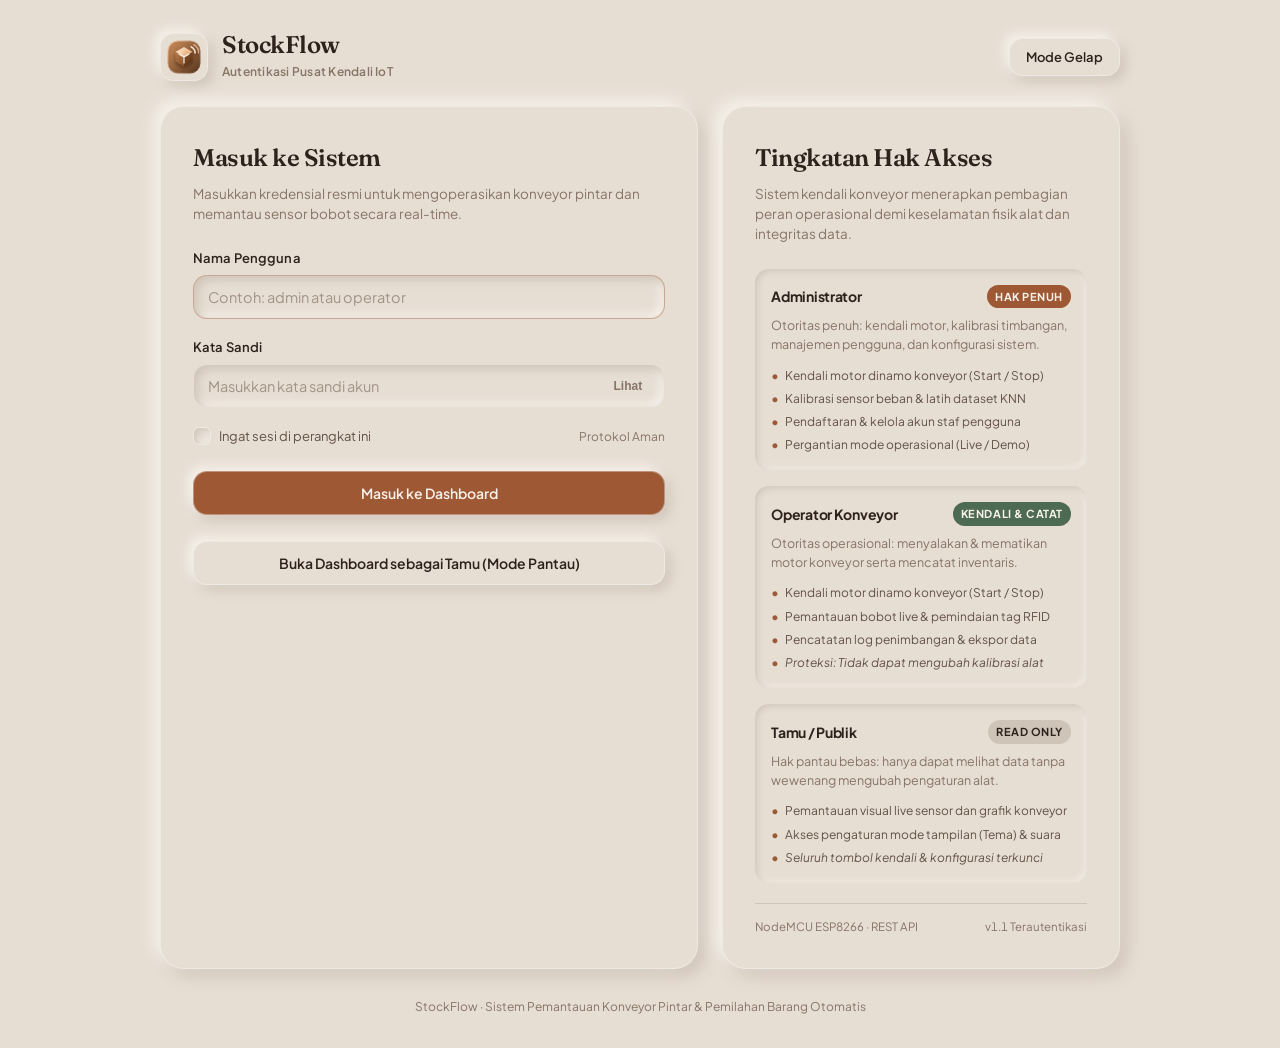
<file: index.html>
<!doctype html>
<html lang="id">
<head>
  <meta charset="utf-8">
  <meta name="viewport" content="width=device-width,initial-scale=1">
  <meta name="theme-color" content="#E6DDD3">
  <title>StockFlow · IoT Smart Conveyor &amp; Monitoring</title>
  <link rel="icon" type="image/svg+xml" href="favicon.svg">
  <link rel="alternate icon" href="favicon.svg">
  <link rel="apple-touch-icon" href="favicon.svg">
  <link rel="preconnect" href="https://fonts.googleapis.com">
  <link rel="preconnect" href="https://fonts.gstatic.com" crossorigin>
  <link href="https://fonts.googleapis.com/css2?family=Fraunces:ital,opsz,wght@0,9..144,600;0,9..144,700;1,9..144,600;1,9..144,700&family=Plus+Jakarta+Sans:wght@400;500;600;700&display=swap" rel="stylesheet">
  <link rel="stylesheet" href="style.css?v=1.4">
</head>
<body>
  <div class="bento-container">
    <!-- Header Navigasi & Kontrol Sistem -->
    <header class="bento-header">
      <div class="brand-wrap">
        <div class="brand-icon-box" id="heroArt" title="Klik untuk memindai status sensor">
          <img src="favicon.svg" alt="StockFlow Logo" class="brand-logo-img">
        </div>
        <div class="brand-meta">
          <h1>StockFlow</h1>
          <small id="topbarSubtitle">Pusat Kendali Konveyor &amp; Pemantauan IoT</small>
        </div>
      </div>

      <div class="header-controls">
        <div class="mode-toggle-well" role="group" aria-label="Pilih mode sumber data">
          <button type="button" class="mode-btn active" id="topLiveBtn" data-mode="live">Live Firebase</button>
          <button type="button" class="mode-btn" id="topDemoBtn" data-mode="demo">Mode Simulasi</button>
        </div>
        
        <!-- Status Koneksi (Inset Well) -->
        <div class="conn-pill" id="connPill">
          <i class="status-dot" id="topDot"></i>
          <span id="connectionLabel" class="tabular">MEMUAT</span>
        </div>

        <button type="button" class="btn-util" id="soundBtn" title="Pengaturan efek suara" aria-pressed="true">
          Suara: ON
        </button>
        <button type="button" class="btn-util" id="themeBtn" title="Ganti mode tampilan" aria-pressed="false">
          Mode Gelap
        </button>
        <button type="button" class="btn-util" id="settingsBtn" title="Pengaturan &amp; Kalibrasi Timbangan Digital">
          Pengaturan &amp; Timbangan
        </button>
        <button type="button" class="btn-util" id="refreshBtn" title="Perbarui data (Tombol R)">
          Perbarui
        </button>
        <button type="button" class="btn-util" id="openUserModalBtn" title="Kelola akun pengguna (Khusus Admin)">
          Kelola Pengguna
        </button>

        <!-- Sesi Pengguna & Tombol Keluar (Neumorphic Chip) -->
        <div class="user-session-chip" id="userSessionChip" title="Sesi Terautentikasi">
          <span class="user-role-badge badge-admin" id="userRoleBadge">Admin</span>
          <span class="user-name" id="userNameLabel">Administrator</span>
          <button type="button" class="btn-logout" id="logoutBtn" onclick="if(window.StockFlowAuth)window.StockFlowAuth.logout(true);" title="Keluar dari sesi dashboard">Keluar</button>
        </div>
      </div>

      <!-- Elemen fallback tersembunyi agar kompatibilitas skrip tetap terjaga -->
      <div style="display:none" aria-hidden="true">
        <button type="button" id="sideLiveBtn" data-mode="live"></button>
        <button type="button" id="sideDemoBtn" data-mode="demo"></button>
        <i id="sideDot"></i>
        <span id="sideConnection"></span>
        <span id="sideSub"></span>
        <div id="heroCta"></div>
        <div id="heroSubtitle"></div>
        <button type="button" id="heroQuickScanBtn"></button>
        <button type="button" id="heroAutoBtn"></button>
      </div>
    </header>

    <!-- Banner Notifikasi Koneksi Firebase (Jika Offline / Data Kosong) -->
    <div class="connect-banner" id="connectBanner" hidden>
      <div>
        <strong id="bannerTitle">Firebase belum mengirim data atau tidak terjangkau</strong>
        <p id="bannerDesc">Anda dapat beralih ke Mode Simulasi untuk menguji seluruh alur kerja konveyor secara mandiri.</p>
      </div>
      <button type="button" class="btn-cta btn-cta-primary" id="bannerSimBtn">Jalankan Mode Simulasi</button>
    </div>

    <!-- Asymmetric Bento Grid Utama (12 Kolom, Jarak 24px) -->
    <main class="bento-grid">

      <!-- Bento 1: Kendali Motor Konveyor & Bobot Live (Span 7) -->
      <section class="bento-card span-7" id="conveyorControl">
        <div class="card-head">
          <h2>Kendali Konveyor &amp; Bobot Live</h2>
          <p id="motorStatusText">Pengendalian dinamo dan pemantauan sensor bobot real-time dari ESP8266.</p>
        </div>

        <div class="motor-control-group">
          <div class="motor-status-row">
            <div style="display:flex; gap:8px; align-items:center; flex-wrap:wrap;">
              <div class="indicator-badge-inset" id="motorBadge">MEMUAT STATUS...</div>
              <span class="indicator-badge-inset" id="scaleModeBadge" style="display:none; color:var(--accent-primary); font-size:11px;">MODE TIMBANGAN AKTIF</span>
            </div>
            <div class="action-buttons-wrap">
              <button type="button" class="btn-cta btn-cta-danger" id="motorStopBtn" title="Hentikan dinamo konveyor seketika">
                Hentikan Motor
              </button>
              <button type="button" class="btn-cta btn-cta-success" id="motorStartBtn" title="Jalankan dinamo konveyor">
                Jalankan Motor
              </button>
              <button type="button" class="btn-cta btn-cta-primary" id="logWeightQuickBtn" title="Catat beban timbangan saat ini ke database">
                Catat Log Bobot
              </button>
            </div>
          </div>

          <div class="live-weight-well">
            <div>
              <div class="well-label">Bobot Timbangan Aktif</div>
              <div class="live-weight-display tabular" id="liveWeight">-</div>
            </div>
            <div class="well-meta" id="liveWeightDetail">
              Menunggu data timbangan dari sensor Load Cell HX711.
            </div>
          </div>
        </div>
      </section>

      <!-- Bento 2: Telemetri Kondisi Perangkat (Span 5) -->
      <section class="bento-card span-5" id="device">
        <div class="card-head" style="display:flex; justify-content:space-between; align-items:flex-start;">
          <div>
            <h2>Kondisi Perangkat</h2>
            <p id="lastSeen">Status telemetri sensor dan mikrokontroler.</p>
          </div>
          <span class="indicator-badge-inset" id="deviceBadge" style="font-size:11px;">MEMUAT...</span>
        </div>

        <div class="telemetry-list">
          <div class="telemetry-item">
            <div>
              <div class="item-name">ESP8266 NodeMCU</div>
              <small class="item-sub" id="espState">Menunggu heartbeat</small>
            </div>
            <span class="item-status ok" id="espIcon">Aktif</span>
          </div>
          <div class="telemetry-item">
            <div>
              <div class="item-name">RFID RC522</div>
              <small class="item-sub" id="rfidDetail">Sensor identifikasi paket</small>
            </div>
            <span class="item-status" id="rfidState">Tidak diketahui</span>
          </div>
          <div class="telemetry-item">
            <div>
              <div class="item-name">Load Cell HX711</div>
              <small class="item-sub" id="scaleDetail">Sensor penimbangan presisi</small>
            </div>
            <span class="item-status" id="scaleState">Tidak diketahui</span>
          </div>
          <div class="telemetry-item">
            <div>
              <div class="item-name">Servo SG90 Diverter</div>
              <small class="item-sub" id="servoDetail">Pintu pemilah jalur paket</small>
            </div>
            <span class="item-status" id="servoState">Tidak diketahui</span>
          </div>
          <div class="telemetry-item">
            <div>
              <div class="item-name">Motor Dinamo Konveyor</div>
              <small class="item-sub" id="espMotorDetail">Penggerak mekanik konveyor</small>
            </div>
            <span class="item-status" id="espMotorState">Tidak diketahui</span>
          </div>
          <div class="telemetry-item">
            <div>
              <div class="item-name">Sinyal Wi-Fi / RSSI</div>
              <small class="item-sub" id="wifiDetail">Konektivitas nirkabel lokal</small>
            </div>
            <div style="display:flex; align-items:center; gap:8px;">
              <div class="wifi-bars" id="wifiBars">
                <i></i><i></i><i></i><i></i>
              </div>
              <span class="item-status" id="wifiState">Tidak diketahui</span>
            </div>
          </div>
        </div>

        <!-- Simulator Fault Injection (Hanya tampil di Mode Simulasi) -->
        <div class="sim-fault-bar" id="simFaultBar" hidden style="margin-top:16px; padding-top:14px; border-top:1px solid var(--surface-shadow);">
          <small style="display:block; margin-bottom:8px; font-weight:600; color:var(--ink-muted);">Uji Diagnostik Simulator:</small>
          <div style="display:flex; gap:8px; flex-wrap:wrap;">
            <button type="button" class="btn-util" id="toggleRfidFaultBtn" style="padding:6px 10px; font-size:11px;">Error RFID</button>
            <button type="button" class="btn-util" id="toggleScaleFaultBtn" style="padding:6px 10px; font-size:11px;">Error HX711</button>
            <button type="button" class="btn-util" id="toggleWeakWifiBtn" style="padding:6px 10px; font-size:11px;">Sinyal Lemah</button>
          </div>
        </div>
      </section>

      <!-- Bento 3: Metrik Statistik Pemilahan (Span 8) -->
      <section class="bento-card span-8">
        <div class="card-head">
          <h2>Statistik Transaksi</h2>
          <p>Akumulasi volume paket dan evaluasi bobot berdasarkan standar toleransi.</p>
        </div>

        <div class="metrics-row">
          <div class="metric-tile stat-card" data-filter="all" title="Klik untuk memfilter semua transaksi" style="cursor:pointer;">
            <div class="metric-label">Total Paket</div>
            <div class="metric-value tabular" id="totalCount">0</div>
            <div class="metric-sub">Seluruh transaksi tercatat</div>
          </div>
          <div class="metric-tile stat-card" data-filter="valid" title="Klik untuk memfilter paket valid" style="cursor:pointer;">
            <div class="metric-label">Paket Valid</div>
            <div class="metric-value tabular" id="validCount" style="color:var(--accent-status);">0</div>
            <div class="metric-sub"><span id="validPercent">0%</span> dari total volume</div>
          </div>
          <div class="metric-tile stat-card" data-filter="reject" title="Klik untuk memfilter anomali / reject" style="cursor:pointer;">
            <div class="metric-label">Anomali / Reject</div>
            <div class="metric-value tabular" id="rejectCount" style="color:var(--accent-alert);">0</div>
            <div class="metric-sub"><span id="rejectPercent">0%</span> di luar batas</div>
          </div>
          <div class="metric-tile stat-card" id="avgCard">
            <div class="metric-label">Bobot Rata-rata</div>
            <div class="metric-value tabular" id="averageWeight">-</div>
            <div class="metric-sub" id="weightRangeText">Rata-rata terukur</div>
          </div>
        </div>
      </section>

      <!-- Bento 4: Rasio Kelolosan (Span 4) -->
      <section class="bento-card span-4">
        <div class="card-head">
          <h2>Rasio Kelolosan</h2>
          <p>Persentase verifikasi paket lolos sortir.</p>
        </div>

        <div class="ratio-wrap">
          <div class="donut-dial-outer" id="donut" title="Klik untuk mengganti filter transaksi" style="cursor:pointer;">
            <div class="donut-dial-inner">
              <strong id="donutTotal" class="tabular">0</strong>
              <small id="donutSub">PAKET</small>
            </div>
          </div>

          <div class="ratio-legend">
            <div class="legend-point legend-item" data-filter="valid" style="cursor:pointer;">
              <i class="point-valid"></i>
              <span>Valid: <b id="legendValid" class="tabular">0</b></span>
            </div>
            <div class="legend-point legend-item" data-filter="reject" style="cursor:pointer;">
              <i class="point-reject"></i>
              <span>Reject: <b id="legendReject" class="tabular">0</b></span>
            </div>
          </div>

          <div style="width:100%;">
            <div style="display:flex; justify-content:space-between; font-size:12px; margin-bottom:6px; font-weight:600;">
              <span>Tingkat Validasi</span>
              <span id="passRateText" class="tabular">0%</span>
            </div>
            <div class="acc-track-inset">
              <div class="acc-fill-flat" id="passRateBar"></div>
            </div>
          </div>
        </div>
      </section>

      <!-- Bento 5: Grafik Telemetri Bobot Terbaru (Span 12) -->
      <section class="bento-card span-12">
        <div class="card-head" style="display:flex; justify-content:space-between; align-items:flex-start; flex-wrap:wrap; gap:12px;">
          <div>
            <h2>Grafik Bobot Paket Terbaru</h2>
            <p>Distribusi bobot dari 14 paket terakhir. Arahkan kursor ke titik untuk memeriksa detail transaksi.</p>
          </div>
          <div style="display:flex; gap:16px; font-size:12px; font-weight:600;">
            <span style="display:inline-flex; align-items:center; gap:6px;">
              <i style="width:8px; height:8px; border-radius:50%; background:var(--accent-status); display:inline-block;"></i> Paket Valid
            </span>
            <span style="display:inline-flex; align-items:center; gap:6px;">
              <i style="width:8px; height:8px; border-radius:50%; background:var(--accent-alert); display:inline-block;"></i> Anomali / Reject
            </span>
          </div>
        </div>

        <div class="chart-well" id="chartWrap">
          <svg id="weightChart" viewBox="0 0 640 170" preserveAspectRatio="none" aria-label="Grafik telemetri bobot"></svg>
          <div class="chart-tooltip" id="chartTooltip" hidden></div>
        </div>
      </section>

      <!-- Bento 6: Tabel Log Riwayat Transaksi (Span 12) -->
      <section class="bento-card span-12" id="logs">
        <div class="card-head" style="display:flex; justify-content:space-between; align-items:flex-start; flex-wrap:wrap; gap:14px;">
          <div>
            <h2>Log Riwayat Transaksi</h2>
            <p>Rekam jejak identifikasi RFID, bobot timbangan, dan status pemilahan paket.</p>
          </div>
          <div style="display:flex; gap:10px; align-items:center; flex-wrap:wrap;">
            <span class="indicator-badge-inset tabular" id="logCount" style="font-size:11px;">0 RECORD</span>
            <button type="button" class="btn-cta btn-cta-primary" id="logWeightTableBtn" style="padding:8px 16px; font-size:13px;">
              + Catat Log Bobot
            </button>
            <button type="button" class="btn-util" id="exportCsvBtn" style="padding:8px 16px; font-size:13px;">
              Ekspor CSV
            </button>
          </div>
        </div>

        <div class="table-toolbar">
          <div class="search-well">
            <input type="text" id="searchInput" placeholder="Cari berdasarkan UID RFID atau nama produk..." aria-label="Cari transaksi">
          </div>
          <div class="filter-well" id="filterPills">
            <button type="button" class="f-pill active" data-val="all">Semua</button>
            <button type="button" class="f-pill" data-val="valid">Valid</button>
            <button type="button" class="f-pill" data-val="reject">Reject</button>
            <button type="button" class="f-pill" data-val="beban">Beban Saja</button>
          </div>
          <select id="statusFilter" aria-label="Filter status transaksi" style="display:none;">
            <option value="all">Semua</option>
            <option value="valid">Valid</option>
            <option value="reject">Reject</option>
            <option value="beban">Beban Saja</option>
          </select>
        </div>

        <div class="table-scroll">
          <table>
            <thead>
              <tr>
                <th>Identitas / UID RFID</th>
                <th class="sortable" data-sort="weight">Bobot Aktual <span id="sortWeight">↕</span></th>
                <th class="sortable" data-sort="status">Hasil Klasifikasi <span id="sortStatus">↕</span></th>
                <th class="sortable active-sort" data-sort="time">Waktu Transaksi <span id="sortTime">↓</span></th>
              </tr>
            </thead>
            <tbody id="logBody">
              <tr><td colspan="4" style="text-align:center; padding:32px; color:var(--ink-muted);">Belum ada data transaksi tercatat.</td></tr>
            </tbody>
          </table>
        </div>

        <div class="table-foot">
          <span id="showingText" class="tabular">Menampilkan 0 transaksi</span>
          <span>Klik baris tabel untuk melihat inspeksi detail paket</span>
        </div>
      </section>

      <!-- Bento 7: Lab Simulator (Span 12 - Tampil di Mode Simulasi) -->
      <section class="bento-card span-12" id="simulator" hidden>
        <div class="card-head" style="display:flex; justify-content:space-between; align-items:flex-start; flex-wrap:wrap; gap:14px;">
          <div>
            <h2>Simulator Laboratorium IoT</h2>
            <p>Pengujian alur konveyor virtual, pemindaian RFID RC522, dan sensor bobot HX711.</p>
          </div>
          <div style="display:flex; gap:10px; align-items:center;">
            <span class="indicator-badge-inset" id="simModeBadge">MODE SIMULASI</span>
            <button type="button" class="btn-util" id="resetDemoBtn" style="padding:6px 12px; font-size:12px;">Reset Data</button>
          </div>
        </div>

        <!-- Area Konveyor Fisik Virtual (Inset Stage) -->
        <div class="conveyor-stage-inset" id="conveyorStage">
          <div class="stage-card-flat station-rfid" id="stationRfid">
            <span class="station-label">1. Pemindai RFID RC522</span>
            <div style="display:flex; align-items:center; gap:10px; margin-top:4px;">
              <i class="status-dot" id="rfidLed"></i>
              <span id="rfidReadout" style="font-weight:700; font-size:13px;">SIAP PINDAI</span>
            </div>
          </div>

          <div class="stage-card-flat station-scale" id="stationScale">
            <span class="station-label">2. Timbangan HX711</span>
            <div class="lcd-screen-inset tabular" id="lcdScreen">000.0 g</div>
          </div>

          <div class="stage-card-flat station-gate" id="stationGate">
            <span class="station-label">3. Diverter Servo SG90</span>
            <div style="display:flex; justify-content:space-between; align-items:center; margin-top:6px;">
              <div class="gate-arm" id="gateArm"></div>
              <span id="gateResult" style="font-size:12px; font-weight:700; color:var(--ink-muted);">STANDBY</span>
            </div>
          </div>

          <!-- Jalur Konveyor & Paket Fisik -->
          <div class="belt-track-inset belt-track">
            <div class="sim-package" id="simPackage">
              <span class="pkg-uid" id="pkgVisualUid">E280115A</span>
              <small class="pkg-prod" id="pkgVisualProd">Kopi Arabika Gayo</small>
            </div>
          </div>
          <div class="burst-layer" id="burstLayer"></div>
        </div>

        <!-- Kontrol Masukan Simulator -->
        <div>
          <div style="margin-bottom:12px; font-size:12px; font-weight:700; color:var(--ink-muted); text-transform:uppercase;">
            Pilih Sampel Paket Pengujian:
          </div>
          <div class="preset-chips-wrap" id="presetChips">
            <button type="button" class="chip-btn active" data-prod="Kopi Arabika Gayo" data-std="250" data-weight="249.2">Kopi Arabika Gayo · 250g</button>
            <button type="button" class="chip-btn" data-prod="Biji Robusta Temanggung" data-std="280" data-weight="281.5">Biji Robusta Temanggung · 280g</button>
            <button type="button" class="chip-btn" data-prod="Teh Hitam Walini" data-std="150" data-weight="149.4">Teh Hitam Walini · 150g</button>
            <button type="button" class="chip-btn" data-prod="Kopi Liberika Riau" data-std="500" data-weight="502.0">Kopi Liberika Riau · 500g</button>
            <button type="button" class="chip-btn" data-prod="Kopi Arabika Gayo" data-std="250" data-weight="195.0">Anomali Kurang · 195g</button>
            <button type="button" class="chip-btn" data-prod="Teh Hitam Walini" data-std="150" data-weight="215.8">Anomali Lebih · 215g</button>
          </div>

          <div style="display:grid; grid-template-columns: 240px 1fr auto; gap:20px; align-items:center;">
            <div>
              <label style="display:block; font-size:12px; font-weight:600; color:var(--ink-muted); margin-bottom:6px;">UID Tag RFID</label>
              <div style="display:flex; gap:8px;">
                <input type="text" id="simUidInput" value="E280115A" maxlength="16" style="width:100%; padding:10px 14px; border:0; background:var(--surface); box-shadow:var(--nm-inset-sm); border-radius:var(--radius-elem); font-family:inherit; font-size:13px; font-weight:600; color:var(--ink-heading); outline:none;">
                <button type="button" class="btn-util" id="randomUidBtn" title="Acak nomor UID" style="padding:10px 12px;">Acak</button>
              </div>
            </div>

            <div class="slider-inset-wrap">
              <div style="display:flex; justify-content:space-between; font-size:12px; margin-bottom:6px;">
                <span style="font-weight:600; color:var(--ink-muted);">Bobot Aktual: <b id="simWeightLabel" class="tabular" style="color:var(--ink-heading);">249.2 g</b></span>
                <span id="simDiffHint" style="font-size:11px; color:var(--accent-status);">(Standar 250g · Toleransi ±15g)</span>
              </div>
              <input type="range" id="simWeightSlider" min="40" max="600" step="0.5" value="249.2">
            </div>

            <div style="display:flex; gap:10px;">
              <button type="button" class="btn-cta btn-cta-primary" id="runSimBtn">Proses Pemilahan</button>
              <button type="button" class="btn-util" id="autoSimBtn">Auto Stream</button>
            </div>
          </div>
        </div>
      </section>

    </main>

    <!-- Footer Bersih & Faktual -->
    <footer style="margin-top:40px; padding-top:20px; border-top:1px solid var(--surface-shadow); display:flex; justify-content:space-between; align-items:center; font-size:12px; color:var(--ink-muted); flex-wrap:wrap; gap:10px;">
      <div>StockFlow · Sistem Pemantauan Konveyor Pintar NodeMCU ESP8266 &amp; Firebase RTDB</div>
      <div>Protokol HTTP REST &amp; Sinkronisasi Dua Arah</div>
    </footer>
  </div>

  <!-- Modal Detail Inspeksi Paket (Neumorphic Card) -->
  <div class="modal-overlay" id="detailModal" hidden aria-hidden="true">
    <div class="modal-bento-card" role="dialog" aria-modal="true" aria-labelledby="modalTitle">
      <div style="display:flex; justify-content:space-between; align-items:center; margin-bottom:20px;">
        <h3 id="modalTitle" style="margin:0;">Detail Paket</h3>
        <button type="button" class="btn-util" id="closeModalBtn" aria-label="Tutup modal" style="padding:6px 12px; font-size:14px;">✕</button>
      </div>
      <div id="modalBody"></div>
    </div>
  </div>

  <!-- Modal Peringatan Anomali / Emergency QC Stop -->
  <div class="modal-overlay" id="anomalyModal" hidden aria-hidden="true">
    <div class="modal-bento-card" style="max-width: 520px; border: 2px solid var(--accent-alert); box-shadow: 0 12px 36px rgba(168, 67, 56, 0.25);" role="dialog" aria-modal="true" aria-labelledby="anomalyModalTitle">
      <div style="display:flex; justify-content:space-between; align-items:flex-start; margin-bottom:16px;">
        <div style="display:flex; align-items:center; gap:12px;">
          <div style="width:42px; height:42px; border-radius:12px; background:rgba(168, 67, 56, 0.15); color:var(--accent-alert); display:grid; place-items:center; font-size:22px; flex-shrink:0;">
            ⚠️
          </div>
          <div>
            <h3 id="anomalyModalTitle" style="margin:0 0 2px 0; font-size:18px; color:var(--accent-alert); font-weight:700;">Peringatan: Anomali Terdeteksi!</h3>
            <span style="font-size:11px; font-weight:700; color:var(--accent-alert); text-transform:uppercase; letter-spacing:0.5px;">Konveyor Dihentikan (QC Emergency Stop)</span>
          </div>
        </div>
        <button type="button" class="btn-util" id="closeAnomalyModalBtn" aria-label="Tutup peringatan" style="padding:6px 12px; font-size:14px;">✕</button>
      </div>

      <div style="background:var(--surface); box-shadow:var(--nm-inset-sm); border-radius:var(--radius-elem); padding:16px; margin-bottom:18px;">
        <p style="margin:0 0 14px 0; font-size:13px; line-height:1.55; color:var(--ink-heading); font-weight:500;">
          Mesin mendeteksi paket dengan bobot di luar rentang standar kualitas (*outlier*). <strong>Mohon untuk segera mengambil paket dari atas konveyor</strong> sebelum melanjutkan operasional mesin.
        </p>

        <div style="display:grid; grid-template-columns:1fr 1fr; gap:10px; font-size:12px;">
          <div style="background:var(--surface); border:var(--subtle-border); border-radius:8px; padding:10px;">
            <span style="color:var(--ink-muted); display:block; font-size:10px; text-transform:uppercase; margin-bottom:2px;">Tag RFID</span>
            <strong id="anomalyUid" class="tabular" style="font-size:14px; color:var(--ink-heading);">-</strong>
          </div>
          <div style="background:var(--surface); border:var(--subtle-border); border-radius:8px; padding:10px;">
            <span style="color:var(--ink-muted); display:block; font-size:10px; text-transform:uppercase; margin-bottom:2px;">Bobot Terukur</span>
            <strong id="anomalyWeight" class="tabular" style="font-size:14px; color:var(--accent-alert);">- g</strong>
          </div>
          <div style="background:var(--surface); border:var(--subtle-border); border-radius:8px; padding:10px;">
            <span style="color:var(--ink-muted); display:block; font-size:10px; text-transform:uppercase; margin-bottom:2px;">Kategori / Produk</span>
            <strong id="anomalyProduct" style="font-size:12px; color:var(--ink-heading);">-</strong>
          </div>
          <div style="background:var(--surface); border:var(--subtle-border); border-radius:8px; padding:10px;">
            <span style="color:var(--ink-muted); display:block; font-size:10px; text-transform:uppercase; margin-bottom:2px;">Waktu Terdeteksi</span>
            <strong id="anomalyTime" style="font-size:12px; color:var(--ink-heading);">-</strong>
          </div>
        </div>
      </div>

      <div style="display:flex; gap:10px; justify-content:flex-end;">
        <button type="button" class="btn-util" id="dismissAnomalyBtn" style="padding:9px 16px; font-size:12px; font-weight:600;">
          Tutup Peringatan
        </button>
        <button type="button" class="btn-cta btn-cta-primary" id="resumeConveyorBtn" style="padding:9px 18px; font-size:12px; font-weight:700; background:var(--accent-status); border-color:var(--accent-status);">
          Paket Sudah Diambil (Nyalakan Motor)
        </button>
      </div>
    </div>
  </div>

  <!-- Modal Pengaturan & Kalibrasi Timbangan (Tersembunyi secara default) -->
  <div class="modal-overlay" id="scaleModal" hidden aria-hidden="true">
    <div class="modal-bento-card modal-bento-card-large" role="dialog" aria-modal="true" aria-labelledby="scaleModalTitle">
      <div style="display:flex; justify-content:space-between; align-items:flex-start; margin-bottom:18px;">
        <div>
          <h3 id="scaleModalTitle" style="margin:0 0 4px 0;">Pengaturan &amp; Kalibrasi Timbangan</h3>
          <p style="margin:0; font-size:12px; color:var(--ink-muted);">Pendaftaran tag RFID, pengukuran bobot fisik, dan kalibrasi data latih model KNN.</p>
        </div>
        <button type="button" class="btn-util" id="closeScaleModalBtn" aria-label="Tutup pengaturan" style="padding:6px 12px; font-size:14px;">✕</button>
      </div>

      <!-- Saklar Mode Timbangan Digital -->
      <div class="scale-mode-panel">
        <div>
          <strong style="font-size:13px; display:block; color:var(--ink-heading);" id="scaleModeHeading">Status: Mode Konveyor Normal</strong>
          <small style="color:var(--ink-muted); font-size:11px;" id="scaleModeSub">Aktifkan mode timbangan untuk mematikan dinamo dan mengukur bobot secara statis.</small>
        </div>
        <button type="button" class="btn-cta btn-cta-primary" id="toggleScaleModeBtn" style="padding:8px 16px; font-size:12px;">
          Aktifkan Mode Timbangan
        </button>
      </div>

      <!-- Grid 2 Kolom: RFID & Layar Timbangan Digital -->
      <div class="scale-step-grid">
        <!-- Kolom 1: Status Scan Tag RFID -->
        <div class="scale-step-card">
          <div class="scale-step-label">1. Tag RFID Terdeteksi</div>
          <div class="scale-readout-well">
            <div id="scaleScannedUid" class="tabular scale-readout-uid">Menunggu Scan...</div>
            <small id="scaleUidStatus" style="font-size:11px; color:var(--ink-muted); display:block; margin-top:4px;">Tempelkan kartu RFID pada reader</small>
          </div>
          <div style="display:flex; gap:6px;">
            <input type="text" id="manualUidInput" placeholder="Ketik UID manual..." class="scale-input-sm">
            <button type="button" class="btn-util" id="setManualUidBtn" style="padding:6px 10px; font-size:11px;">Pakai</button>
          </div>
        </div>

        <!-- Kolom 2: Layar Timbangan Digital Live -->
        <div class="scale-step-card">
          <div style="display:flex; justify-content:space-between; align-items:center; margin-bottom:8px;">
            <span class="scale-step-label" style="margin-bottom:0;">2. Bobot di Timbangan</span>
            <span class="indicator-badge-inset" id="scaleLiveStatus" style="font-size:10px; padding:2px 8px;">HX711</span>
          </div>
          <div class="scale-readout-well">
            <div id="scaleLiveWeight" class="tabular scale-readout-weight">0.0 g</div>
            <small style="font-size:11px; color:var(--ink-muted);">Bobot sensor aktual</small>
          </div>
          <button type="button" class="btn-util" id="scaleTareBtn" style="width:100%; padding:8px 12px; font-size:12px; font-weight:600;">
            Nol-kan Timbangan (Tare)
          </button>
        </div>
      </div>

      <!-- Form Pendaftaran ke Model KNN -->
      <div class="scale-enroll-card">
        <div class="scale-step-label">3. Pendaftaran Sampel ke Model KNN</div>
        <div style="display:grid; grid-template-columns: 1fr 1fr; gap:12px; margin-bottom:12px;">
          <div>
            <label style="display:block; font-size:11px; font-weight:600; color:var(--ink-muted); margin-bottom:4px;">Nama Produk / Label</label>
            <input type="text" id="scaleProdNameInput" placeholder="Contoh: Paket Kopi Sachet A" class="scale-input">
          </div>
          <div>
            <label style="display:block; font-size:11px; font-weight:600; color:var(--ink-muted); margin-bottom:4px;">Pilihan Target Jalur Sortir</label>
            <select id="scaleJalurSelect" class="scale-select">
              <option value="0">Jalur 1 (45° - Paket Ringan)</option>
              <option value="1">Jalur 2 (135° - Paket Sedang)</option>
              <option value="2">Jalur Reject / Anomali (90°)</option>
            </select>
          </div>
        </div>
        <button type="button" class="btn-cta btn-cta-primary" id="saveKnnSampleBtn" style="width:100%; padding:10px 16px; font-size:13px;">
          Simpan Barang &amp; Masukkan ke Dataset KNN
        </button>
      </div>

      <!-- Tabel Sampel Dataset Terdaftar -->
      <div>
        <div style="display:flex; justify-content:space-between; align-items:center; margin-bottom:8px;">
          <span style="font-size:11px; font-weight:700; text-transform:uppercase; color:var(--ink-muted);">Daftar Sampel Terdaftar (<span id="knnSampleCount" class="tabular">0</span> Item)</span>
          <button type="button" class="btn-util" id="clearKnnSamplesBtn" style="padding:4px 8px; font-size:11px;">Reset Dataset</button>
        </div>
        <div class="scale-dataset-wrap">
          <table style="width:100%; font-size:11px; border-collapse:collapse;">
            <thead>
              <tr style="border-bottom:1px solid var(--surface-shadow); text-align:left; color:var(--ink-muted);">
                <th style="padding:6px 8px;">UID Tag</th>
                <th style="padding:6px 8px;">Nama Produk</th>
                <th style="padding:6px 8px;">Bobot Terukur</th>
                <th style="padding:6px 8px;">Target Jalur</th>
                <th style="padding:6px 8px; text-align:right;">Aksi</th>
              </tr>
            </thead>
            <tbody id="knnDatasetTableBody">
              <tr><td colspan="5" style="text-align:center; padding:14px; color:var(--ink-muted);">Belum ada sampel terdaftar.</td></tr>
            </tbody>
          </table>
        </div>
      </div>
    </div>
  </div>

  <!-- Modal Manajemen Pengguna (Khusus Administrator) -->
  <div class="modal-overlay" id="userModal" hidden aria-hidden="true">
    <div class="modal-bento-card" style="max-width: 600px;" role="dialog" aria-modal="true" aria-labelledby="userModalTitle">
      <div style="display:flex; justify-content:space-between; align-items:flex-start; margin-bottom:16px;">
        <div>
          <h3 id="userModalTitle" style="margin:0; font-size: 20px;">Manajemen Pengguna</h3>
          <small style="font-size: 12px; color: var(--ink-muted);">Daftarkan akun staf baru dan kelola hak akses sistem kendali StockFlow IoT.</small>
        </div>
        <button type="button" class="btn-util" id="closeUserModalBtn" aria-label="Tutup modal pengguna" style="padding:6px 12px; font-size:14px;">✕</button>
      </div>

      <!-- Pesan Feedback / Alert Modal -->
      <div class="auth-alert-inset" id="userModalAlert" role="alert" hidden style="margin-bottom: 14px;">
        <svg width="18" height="18" viewBox="0 0 24 24" fill="none" stroke="currentColor" stroke-width="2" stroke-linecap="round" stroke-linejoin="round" aria-hidden="true" style="flex:none;">
          <circle cx="12" cy="12" r="10"></circle>
          <line x1="12" y1="8" x2="12" y2="12"></line>
          <line x1="12" y1="16" x2="12.01" y2="16"></line>
        </svg>
        <span id="userModalAlertText"></span>
      </div>

      <!-- Formulir Tambah Pengguna Baru -->
      <form id="addUserForm" style="display:flex; flex-direction:column; gap:12px; margin-bottom: 20px; padding-bottom: 20px; border-bottom: 1px solid var(--surface-shadow);">
        <div style="display: grid; grid-template-columns: 1fr 1fr; gap: 12px;">
          <div class="form-field">
            <label for="newFullName" class="form-label" style="font-size: 12px;">Nama Lengkap</label>
            <div class="bento-input-well" style="padding: 0 12px;">
              <input type="text" id="newFullName" class="bento-input" placeholder="Misal: Budi Santoso" required>
            </div>
          </div>
          <div class="form-field">
            <label for="newUsername" class="form-label" style="font-size: 12px;">Nama Pengguna (Username)</label>
            <div class="bento-input-well" style="padding: 0 12px;">
              <input type="text" id="newUsername" class="bento-input" placeholder="Misal: budi" required autocomplete="off">
            </div>
          </div>
        </div>

        <div style="display: grid; grid-template-columns: 1fr 1fr; gap: 12px;">
          <div class="form-field">
            <label for="newPassword" class="form-label" style="font-size: 12px;">Kata Sandi (Min. 4 Karakter)</label>
            <div class="bento-input-well" style="padding: 0 12px;">
              <input type="password" id="newPassword" class="bento-input" placeholder="Kata sandi akun" required autocomplete="new-password">
            </div>
          </div>
          <div class="form-field">
            <label class="form-label" style="font-size: 12px;">Peran Akses</label>
            <div class="mode-toggle-well" style="width: 100%; display: flex; padding: 4px;">
              <button type="button" class="mode-btn active" id="btnRoleOperator" style="flex:1; padding: 6px 10px; font-size: 12px;">Operator</button>
              <button type="button" class="mode-btn" id="btnRoleAdmin" style="flex:1; padding: 6px 10px; font-size: 12px;">Admin</button>
            </div>
          </div>
        </div>

        <button type="submit" class="btn-cta btn-cta-primary" id="submitNewUserBtn" style="align-self: flex-start; padding: 10px 18px; font-size: 13px; margin-top: 4px;">
          Tambah Pengguna
        </button>
      </form>

      <!-- Daftar Pengguna Terdaftar -->
      <div>
        <div style="display:flex; justify-content:space-between; align-items:center; margin-bottom: 8px;">
          <h4 style="margin:0; font-size: 13.5px; font-family: 'Plus Jakarta Sans', sans-serif; font-weight: 700; color: var(--ink-heading);">Daftar Akun Pengguna Terdaftar</h4>
          <span style="font-size: 11px; color: var(--ink-muted);" id="userCountLabel">Memuat...</span>
        </div>
        <div class="user-list-well" id="userListContainer">
          <!-- Di-render dinamis oleh JavaScript -->
        </div>
      </div>
    </div>
  </div>

  <!-- Toast Notifikasi (Timbul di Kanan Bawah) -->
  <div class="toast-bento" id="toast"></div>

  <!-- Skrip Eksekusi -->
  <script src="auth.js?v=1.4"></script>
  <script src="config.js?v=1.4"></script>
  <script src="app.js?v=1.4"></script>
</body>
</html>
</file>
<file: style.css>
/* =========================================================
   DESIGN.MD COMPLIANT SYSTEM: WARM TACTILE BENTO NEUMORPHISM
   ========================================================= */

* {
  box-sizing: border-box;
}

:root {
  /* Mode Utama: Warm Oat / Latte (Terang & Organik) */
  --bg: #E6DDD3;
  --surface: #E6DDD3;
  --surface-highlight: #F7F1EA;
  --surface-shadow: #CFC4B8;

  /* CSS Box-Shadow Timbul (Extruded) - HANYA wadah kartu bento & tombol CTA */
  --bento-shadow: -7px -7px 16px #F7F1EA, 7px 7px 16px #CFC4B8;
  --btn-cta-shadow: -5px -5px 12px #F7F1EA, 5px 5px 12px #CFC4B8;
  --btn-cta-hover: -7px -7px 16px #F7F1EA, 7px 7px 16px #CFC4B8;
  --btn-active: inset 3px 3px 6px #CFC4B8, inset -3px -3px 6px #F7F1EA;

  /* CSS Box-Shadow Cekung (Inset) - HANYA input, progress bar, media, status well */
  --nm-inset: inset 4px 4px 10px #CFC4B8, inset -4px -4px 10px #F7F1EA;
  --nm-inset-sm: inset 2px 2px 6px #CFC4B8, inset -2px -2px 6px #F7F1EA;

  /* Garis Tepi Halus */
  --subtle-border: 1px solid rgba(255, 255, 255, 0.35);

  /* Tipografi */
  --ink-heading: #2E231C;
  --ink-body: #635347;
  --ink-muted: #877568;

  /* Aksen Utama & Sekunder */
  --accent-cta: #9E5834;
  --accent-cta-hover: #884928;
  --accent-cta-text: #F7F1EA;
  --accent-status: #4D6B53;
  --accent-alert: #A84338;
  --accent-soft: rgba(158, 88, 52, 0.12);

  /* Alias Kompatibilitas Script */
  --green: var(--accent-status);
  --red: var(--accent-alert);
  --blue: var(--accent-cta);
  --line: var(--surface-shadow);
  --muted: var(--ink-muted);
  --ink: var(--ink-heading);

  /* Border Radius Standar Sesuai DESIGN.md */
  --radius-bento: 24px;
  --radius-elem: 14px;
  --radius-pill: 99px;
}

[data-theme="dark"] {
  /* Mode Gelap: Warm Espresso */
  --bg: #2C241E;
  --surface: #2C241E;
  --surface-highlight: #382E26;
  --surface-shadow: #201A16;

  --bento-shadow: -7px -7px 16px #382E26, 7px 7px 16px #201A16;
  --btn-cta-shadow: -5px -5px 12px #382E26, 5px 5px 12px #201A16;
  --btn-cta-hover: -7px -7px 16px #382E26, 7px 7px 16px #201A16;
  --btn-active: inset 3px 3px 6px #201A16, inset -3px -3px 6px #382E26;

  --nm-inset: inset 4px 4px 10px #201A16, inset -4px -4px 10px #382E26;
  --nm-inset-sm: inset 2px 2px 6px #201A16, inset -2px -2px 6px #382E26;

  --subtle-border: 1px solid rgba(255, 255, 255, 0.08);

  --ink-heading: #F5EFE6;
  --ink-body: #C4B4A5;
  --ink-muted: #9A897B;

  --accent-cta: #D97736;
  --accent-cta-hover: #C56728;
  --accent-cta-text: #201A16;
  --accent-status: #648B6B;
  --accent-alert: #C7564B;
  --accent-soft: rgba(217, 119, 54, 0.16);

  --green: var(--accent-status);
  --red: var(--accent-alert);
  --blue: var(--accent-cta);
  --line: var(--surface-shadow);
  --muted: var(--ink-muted);
  --ink: var(--ink-heading);
}

html {
  scroll-behavior: smooth;
}

body {
  margin: 0;
  background: var(--bg);
  color: var(--ink-body);
  font-family: "Plus Jakarta Sans", sans-serif;
  font-size: 15px;
  line-height: 1.6;
  transition: background 0.25s ease, color 0.25s ease;
  -webkit-font-smoothing: antialiased;
}

/* Headings: Fraunces / Serif Hangat */
h1, h2, h3, h4 {
  font-family: "Fraunces", Georgia, serif;
  font-weight: 600;
  letter-spacing: -0.02em;
  color: var(--ink-heading);
  margin-top: 0;
}

/* Angka & Data Selalu Menggunakan Tabular Nums */
.tabular,
.stat-value,
.metric-value,
.live-weight-display,
.weight,
.lcd-screen,
.lcd-screen-inset,
table td,
.acc-head b {
  font-variant-numeric: tabular-nums;
}

/* =========================================================
   CONTAINER UTAMA (MAKSIMAL 1200PX DENGAN PADDING LEGA)
   ========================================================= */
.bento-container {
  max-width: 1200px;
  margin: 0 auto;
  padding: 36px 24px 60px;
}

/* Header & Navigasi */
.bento-header {
  display: flex;
  justify-content: space-between;
  align-items: center;
  gap: 20px;
  margin-bottom: 28px;
  flex-wrap: wrap;
}

.brand-wrap {
  display: flex;
  align-items: center;
  gap: 14px;
}

.brand-icon-box {
  width: 48px;
  height: 48px;
  border-radius: var(--radius-elem);
  box-shadow: var(--btn-cta-shadow);
  border: var(--subtle-border);
  display: grid;
  place-items: center;
  background: var(--surface);
  flex: none;
  cursor: pointer;
  transition: transform 0.2s ease, box-shadow 0.2s ease;
}

.brand-icon-box:hover {
  transform: translateY(-2px);
  box-shadow: var(--btn-cta-hover);
}

.brand-icon-box:active {
  transform: translateY(1px);
  box-shadow: var(--btn-active);
}

.brand-logo-img {
  width: 36px;
  height: 36px;
  display: block;
}

.brand-meta h1 {
  font-size: 24px;
  margin: 0;
  line-height: 1.1;
  letter-spacing: -0.02em;
}

.brand-meta small {
  font-size: 12px;
  font-weight: 600;
  color: var(--ink-muted);
  letter-spacing: 0.02em;
}

.header-controls {
  display: flex;
  align-items: center;
  gap: 12px;
  flex-wrap: wrap;
}

/* Mode Switch: Inset Well */
.mode-toggle-well {
  display: inline-flex;
  padding: 4px;
  background: var(--surface);
  box-shadow: var(--nm-inset-sm);
  border-radius: var(--radius-pill);
  gap: 4px;
}

.mode-btn {
  border: 0;
  background: transparent;
  color: var(--ink-muted);
  font-family: "Plus Jakarta Sans", sans-serif;
  font-weight: 600;
  font-size: 13px;
  padding: 8px 16px;
  border-radius: var(--radius-pill);
  cursor: pointer;
  transition: all 0.2s ease;
}

.mode-btn.active {
  background: var(--accent-cta);
  color: var(--accent-cta-text);
  box-shadow: var(--btn-cta-shadow);
}

/* Tombol Ikonik & Utilitas */
.btn-util {
  border: var(--subtle-border);
  background: var(--surface);
  box-shadow: var(--btn-cta-shadow);
  color: var(--ink-heading);
  border-radius: var(--radius-elem);
  padding: 10px 16px;
  font-family: "Plus Jakarta Sans", sans-serif;
  font-size: 13px;
  font-weight: 600;
  cursor: pointer;
  display: inline-flex;
  align-items: center;
  gap: 8px;
  transition: all 0.2s ease;
  user-select: none;
}

.btn-util:hover {
  box-shadow: var(--btn-cta-hover);
  transform: translateY(-1px);
}

.btn-util:active {
  box-shadow: var(--btn-active);
  transform: translateY(1px);
}

/* Status Koneksi Pill (Inset) */
.conn-pill {
  display: inline-flex;
  align-items: center;
  gap: 8px;
  padding: 8px 16px;
  border-radius: var(--radius-pill);
  background: var(--surface);
  box-shadow: var(--nm-inset-sm);
  font-size: 12px;
  font-weight: 600;
  color: var(--ink-body);
}

.status-dot {
  width: 8px;
  height: 8px;
  border-radius: 50%;
  background: var(--ink-muted);
  display: inline-block;
  flex: none;
  transition: background 0.2s ease;
}

.status-dot.online {
  background: var(--accent-status);
}

/* Banner Notifikasi */
.connect-banner {
  background: var(--surface);
  border: var(--subtle-border);
  box-shadow: var(--btn-cta-shadow);
  border-radius: var(--radius-elem);
  padding: 18px 24px;
  display: flex;
  justify-content: space-between;
  align-items: center;
  gap: 16px;
  margin-bottom: 24px;
}

.connect-banner strong {
  display: block;
  font-size: 14px;
  color: var(--accent-alert);
  margin-bottom: 4px;
}

.connect-banner p {
  margin: 0;
  font-size: 13px;
  color: var(--ink-muted);
}

.connect-banner[hidden] {
  display: none !important;
}

/* =========================================================
   ASYMMETRIC BENTO GRID (12-KOLOM DENGAN GAP 24PX)
   ========================================================= */
.bento-grid {
  display: grid;
  grid-template-columns: repeat(12, 1fr);
  gap: 24px;
}

/* Kartu Bento Utama (Extruded Sesuai DESIGN.md) */
.bento-card {
  background: var(--surface);
  border-radius: var(--radius-bento);
  box-shadow: var(--bento-shadow);
  border: var(--subtle-border);
  padding: 28px;
  position: relative;
  transition: transform 0.2s ease, box-shadow 0.2s ease;
}

/* Header di dalam kartu: Konten Datar (Flat) */
.card-head {
  margin-bottom: 20px;
}

.card-head h2 {
  font-size: 20px;
  margin: 0 0 4px;
  color: var(--ink-heading);
}

.card-head p {
  font-size: 13px;
  color: var(--ink-muted);
  margin: 0;
  line-height: 1.5;
}

/* Kolom Span Bento Grid */
.span-12 { grid-column: span 12; }
.span-8  { grid-column: span 8; }
.span-7  { grid-column: span 7; }
.span-6  { grid-column: span 6; }
.span-5  { grid-column: span 5; }
.span-4  { grid-column: span 4; }
.span-3  { grid-column: span 3; }

/* =========================================================
   KARTU BENTO 1: KENDALI MOTOR & BOBOT LIVE
   ========================================================= */
.motor-control-group {
  display: flex;
  flex-direction: column;
  gap: 20px;
}

.motor-status-row {
  display: flex;
  justify-content: space-between;
  align-items: center;
  gap: 16px;
  flex-wrap: wrap;
}

.indicator-badge-inset {
  display: inline-flex;
  align-items: center;
  gap: 8px;
  padding: 8px 16px;
  border-radius: var(--radius-pill);
  background: var(--surface);
  box-shadow: var(--nm-inset-sm);
  font-size: 13px;
  font-weight: 600;
  color: var(--ink-body);
}

.indicator-badge-inset.online,
.indicator-badge-inset.running {
  color: var(--accent-status);
}

.indicator-badge-inset.offline,
.indicator-badge-inset.stopped {
  color: var(--accent-alert);
}

/* Tombol Aksi Utama (CTA Extruded Sesuai DESIGN.md) */
.action-buttons-wrap {
  display: flex;
  gap: 12px;
  flex-wrap: wrap;
}

.btn-cta {
  border: var(--subtle-border);
  border-radius: var(--radius-elem);
  padding: 12px 20px;
  font-family: "Plus Jakarta Sans", sans-serif;
  font-size: 14px;
  font-weight: 600;
  cursor: pointer;
  display: inline-flex;
  align-items: center;
  gap: 8px;
  box-shadow: var(--btn-cta-shadow);
  transition: all 0.2s ease;
  user-select: none;
}

.btn-cta:hover {
  box-shadow: var(--btn-cta-hover);
  transform: translateY(-2px);
}

.btn-cta:active {
  box-shadow: var(--btn-active);
  transform: translateY(1px);
}

.btn-cta-primary,
.btn-primary {
  background: var(--accent-cta);
  color: var(--accent-cta-text);
}

.btn-cta-success,
.btn-success {
  background: var(--accent-status);
  color: var(--surface-highlight);
}

.btn-cta-danger,
.btn-danger {
  background: var(--accent-alert);
  color: var(--surface-highlight);
}

.btn-cta-neutral {
  background: var(--surface);
  color: var(--ink-heading);
}

/* Well Bacaan Bobot Live (Inset Sesuai DESIGN.md) */
.live-weight-well {
  padding: 18px 22px;
  border-radius: var(--radius-elem);
  background: var(--surface);
  box-shadow: var(--nm-inset);
  display: flex;
  justify-content: space-between;
  align-items: center;
  gap: 16px;
}

.well-label {
  font-size: 11px;
  text-transform: uppercase;
  font-weight: 700;
  letter-spacing: 0.08em;
  color: var(--ink-muted);
  margin-bottom: 2px;
}

.live-weight-display {
  font-family: "Fraunces", Georgia, serif;
  font-size: 36px;
  font-weight: 700;
  color: var(--ink-heading);
  line-height: 1.1;
}

.live-weight-display small {
  font-family: "Plus Jakarta Sans", sans-serif;
  font-size: 16px;
  font-weight: 500;
  color: var(--ink-muted);
}

.well-meta {
  font-size: 12px;
  color: var(--ink-muted);
  text-align: right;
  line-height: 1.5;
  max-width: 260px;
}

/* =========================================================
   KARTU BENTO 2: TELEMETRI & STATUS SENSOR
   ========================================================= */
.telemetry-list {
  display: flex;
  flex-direction: column;
  gap: 10px;
}

.telemetry-item {
  display: flex;
  justify-content: space-between;
  align-items: center;
  padding: 11px 16px;
  border-radius: var(--radius-elem);
  background: var(--surface);
  border: var(--subtle-border);
  box-shadow: none; /* Datar di dalam kartu bento */
}

.item-name {
  font-size: 13px;
  font-weight: 600;
  color: var(--ink-heading);
}

.item-sub {
  display: block;
  font-size: 11px;
  color: var(--ink-muted);
  margin-top: 1px;
}

.item-status {
  font-size: 13px;
  font-weight: 600;
  color: var(--ink-muted);
}

.item-status.ok {
  color: var(--accent-status);
}

.item-status.err {
  color: var(--accent-alert);
}

/* Wi-Fi RSSI Bars */
.wifi-bars {
  display: inline-flex;
  align-items: flex-end;
  gap: 2px;
  height: 14px;
}

.wifi-bars i {
  display: block;
  width: 3px;
  border-radius: 1px;
  background: var(--surface-shadow);
}

.wifi-bars i:nth-child(1) { height: 4px; }
.wifi-bars i:nth-child(2) { height: 7px; }
.wifi-bars i:nth-child(3) { height: 10px; }
.wifi-bars i:nth-child(4) { height: 14px; }

.wifi-bars.lvl-1 i:nth-child(1) { background: var(--accent-alert); }
.wifi-bars.lvl-2 i:nth-child(-n+2) { background: var(--accent-cta); }
.wifi-bars.lvl-3 i:nth-child(-n+3) { background: var(--accent-status); }
.wifi-bars.lvl-4 i:nth-child(-n+4) { background: var(--accent-status); }

/* =========================================================
   KARTU BENTO 3: METRIK STATISTIK OPERASIONAL
   ========================================================= */
.metrics-row {
  display: grid;
  grid-template-columns: repeat(4, 1fr);
  gap: 16px;
}

.metric-tile {
  padding: 16px 18px;
  border-radius: var(--radius-elem);
  background: var(--surface);
  border: var(--subtle-border);
  box-shadow: none; /* Datar di dalam kartu bento */
  transition: background 0.15s ease;
}

.metric-tile:hover {
  background: rgba(158, 88, 52, 0.04);
}

.metric-tile.active-kpi {
  border-color: var(--accent-cta);
  background: rgba(158, 88, 52, 0.06);
}

.metric-label {
  font-size: 12px;
  font-weight: 600;
  color: var(--ink-muted);
  margin-bottom: 6px;
}

.metric-value {
  font-family: "Fraunces", Georgia, serif;
  font-size: 32px;
  font-weight: 700;
  color: var(--ink-heading);
  line-height: 1.1;
}

.metric-sub {
  font-size: 11px;
  color: var(--ink-muted);
  margin-top: 4px;
}

/* =========================================================
   KARTU BENTO 4: RASIO KELOLOSAN (DONUT DIAL)
   ========================================================= */
.ratio-wrap {
  display: flex;
  flex-direction: column;
  align-items: center;
  gap: 18px;
}

.donut-dial-outer {
  width: 140px;
  height: 140px;
  border-radius: 50%;
  box-shadow: var(--btn-cta-shadow);
  display: grid;
  place-items: center;
  background: conic-gradient(var(--accent-status) 0deg, var(--surface-shadow) 0deg);
  position: relative;
  transition: transform 0.2s ease;
}

.donut-dial-outer:hover {
  transform: scale(1.03);
}

.donut-dial-inner {
  width: 104px;
  height: 104px;
  border-radius: 50%;
  background: var(--surface);
  box-shadow: var(--nm-inset);
  display: flex;
  flex-direction: column;
  justify-content: center;
  align-items: center;
  text-align: center;
}

.donut-dial-inner strong {
  font-family: "Fraunces", Georgia, serif;
  font-size: 24px;
  font-weight: 700;
  color: var(--ink-heading);
  line-height: 1;
}

.donut-dial-inner small {
  font-size: 10px;
  font-weight: 600;
  color: var(--ink-muted);
  text-transform: uppercase;
  letter-spacing: 0.05em;
  margin-top: 2px;
}

.ratio-legend {
  display: flex;
  width: 100%;
  justify-content: space-around;
  font-size: 12px;
  font-weight: 600;
}

.legend-point {
  display: flex;
  align-items: center;
  gap: 6px;
}

.legend-point i {
  width: 8px;
  height: 8px;
  border-radius: 50%;
  display: inline-block;
}

.point-valid { background: var(--accent-status); }
.point-reject { background: var(--accent-alert); }

/* Progress Bar (Inset Well Sesuai DESIGN.md) */
.acc-track-inset {
  width: 100%;
  height: 10px;
  border-radius: var(--radius-pill);
  background: var(--surface);
  box-shadow: var(--nm-inset-sm);
  overflow: hidden;
  border: var(--subtle-border);
}

.acc-fill-flat {
  height: 100%;
  width: 0%;
  background: var(--accent-status);
  border-radius: var(--radius-pill);
  transition: width 0.4s ease;
}

/* =========================================================
   KARTU BENTO 5: GRAFIK TELEMETRI BOBOT (FLAT SVG)
   ========================================================= */
.chart-well {
  width: 100%;
  height: 190px;
  border-radius: var(--radius-elem);
  background: var(--surface);
  box-shadow: var(--nm-inset);
  padding: 16px;
  position: relative;
}

#weightChart {
  width: 100%;
  height: 100%;
  display: block;
}

.chart-tooltip {
  position: absolute;
  pointer-events: none;
  background: var(--ink-heading);
  color: var(--surface-highlight);
  padding: 8px 12px;
  border-radius: 10px;
  font-size: 12px;
  white-space: nowrap;
  transform: translate(-50%, -115%);
  z-index: 10;
  box-shadow: 0 4px 12px rgba(46, 35, 28, 0.25);
}

.chart-tooltip[hidden] {
  display: none;
}

/* =========================================================
   KARTU BENTO 6: TABEL LOG RIWAYAT TRANSAKSI
   ========================================================= */
.table-toolbar {
  display: flex;
  gap: 14px;
  align-items: center;
  justify-content: space-between;
  margin-bottom: 20px;
  flex-wrap: wrap;
}

.search-well {
  display: flex;
  align-items: center;
  gap: 8px;
  background: var(--surface);
  box-shadow: var(--nm-inset);
  border-radius: var(--radius-pill);
  padding: 0 16px;
  flex: 1;
  min-width: 240px;
}

.search-well input {
  border: 0;
  background: transparent;
  width: 100%;
  padding: 10px 0;
  font-family: "Plus Jakarta Sans", sans-serif;
  font-size: 14px;
  color: var(--ink-heading);
  outline: none;
}

.filter-well {
  display: flex;
  gap: 4px;
  background: var(--surface);
  box-shadow: var(--nm-inset-sm);
  border-radius: var(--radius-pill);
  padding: 4px;
}

.f-pill {
  border: 0;
  background: transparent;
  color: var(--ink-muted);
  font-family: "Plus Jakarta Sans", sans-serif;
  font-weight: 600;
  font-size: 12px;
  padding: 6px 14px;
  border-radius: var(--radius-pill);
  cursor: pointer;
  transition: all 0.2s ease;
}

.f-pill.active {
  background: var(--surface);
  color: var(--accent-cta);
  box-shadow: var(--btn-cta-shadow);
  font-weight: 700;
}

.table-scroll {
  overflow-x: auto;
}

table {
  width: 100%;
  border-collapse: collapse;
  white-space: nowrap;
}

th {
  text-align: left;
  color: var(--ink-muted);
  font-size: 11px;
  font-weight: 700;
  letter-spacing: 0.06em;
  text-transform: uppercase;
  padding: 12px 14px;
  border-bottom: 2px solid var(--surface-shadow);
  user-select: none;
}

th.sortable {
  cursor: pointer;
}

th.sortable:hover,
th.active-sort {
  color: var(--accent-cta);
}

td {
  padding: 14px;
  border-bottom: 1px solid var(--surface-shadow);
  font-size: 14px;
  color: var(--ink-body);
}

tbody tr.log-row {
  cursor: pointer;
  transition: background 0.15s ease;
}

tbody tr.log-row:hover {
  background: rgba(158, 88, 52, 0.05);
}

tbody tr.row-new {
  animation: rowHighlight 1.5s ease-out;
}

@keyframes rowHighlight {
  0% { background: rgba(158, 88, 52, 0.18); }
  100% { background: transparent; }
}

td:first-child {
  color: var(--ink-heading);
  font-weight: 600;
}

.uid-sub {
  display: block;
  font-size: 12px;
  color: var(--ink-muted);
  font-weight: 400;
  margin-top: 2px;
}

.pill,
.pill-status {
  display: inline-block;
  padding: 4px 10px;
  border-radius: var(--radius-pill);
  font-size: 11px;
  font-weight: 700;
  letter-spacing: 0.04em;
  background: var(--surface);
  border: var(--subtle-border);
}

.pill.valid,
.pill-status.valid {
  color: var(--accent-status);
  background: rgba(77, 107, 83, 0.12);
}

.pill.reject,
.pill-status.reject {
  color: var(--accent-alert);
  background: rgba(168, 67, 56, 0.12);
}

.pill.beban,
.pill-status.beban {
  color: var(--accent-cta);
  background: rgba(158, 88, 52, 0.12);
}

.table-foot {
  display: flex;
  justify-content: space-between;
  padding-top: 16px;
  font-size: 12px;
  color: var(--ink-muted);
}

/* =========================================================
   KARTU BENTO 7: LAB SIMULATOR (MODE SIMULASI)
   ========================================================= */
.conveyor-stage-inset {
  background: var(--surface);
  box-shadow: var(--nm-inset);
  border-radius: var(--radius-elem);
  padding: 22px;
  display: grid;
  grid-template-columns: repeat(3, 1fr);
  gap: 16px;
  margin-bottom: 22px;
  position: relative;
}

.stage-card-flat {
  background: var(--surface);
  border: var(--subtle-border);
  border-radius: 12px;
  padding: 14px;
  display: flex;
  flex-direction: column;
  gap: 8px;
  transition: all 0.25s ease;
}

.stage-card-flat.lit {
  border-color: var(--accent-cta);
  background: var(--surface-highlight);
}

.stage-card-flat.lit-ok {
  border-color: var(--accent-status);
  background: rgba(77, 107, 83, 0.08);
}

.stage-card-flat.lit-err {
  border-color: var(--accent-alert);
  background: rgba(168, 67, 56, 0.08);
}

.station-label {
  font-size: 11px;
  font-weight: 700;
  color: var(--ink-muted);
  text-transform: uppercase;
}

.lcd-screen-inset {
  background: var(--surface);
  box-shadow: var(--nm-inset-sm);
  padding: 8px 12px;
  border-radius: 8px;
  font-family: "Fraunces", Georgia, monospace;
  font-size: 18px;
  font-weight: 700;
  color: var(--accent-cta);
  text-align: center;
}

.gate-arm {
  width: 28px;
  height: 4px;
  background: var(--ink-muted);
  border-radius: 2px;
  transform-origin: left center;
  transition: transform 0.3s ease, background 0.3s ease;
}

.gate-arm.valid {
  transform: rotate(-35deg);
  background: var(--accent-status);
}

.gate-arm.reject {
  transform: rotate(35deg);
  background: var(--accent-alert);
}

.belt-track-inset {
  grid-column: 1 / -1;
  height: 60px;
  background: var(--surface);
  box-shadow: var(--nm-inset);
  border-radius: 12px;
  position: relative;
  overflow: hidden;
  display: flex;
  align-items: center;
}

.belt-track-inset::before {
  content: "";
  position: absolute;
  inset: 0;
  background: repeating-linear-gradient(
    90deg,
    transparent 0px,
    transparent 20px,
    var(--surface-shadow) 20px,
    var(--surface-shadow) 24px
  );
  opacity: 0.35;
}

.belt-track-inset.running::before {
  animation: beltMove 0.8s linear infinite;
}

@keyframes beltMove {
  0% { transform: translateX(0); }
  100% { transform: translateX(24px); }
}

.sim-package {
  position: absolute;
  left: 4%;
  width: 140px;
  height: 46px;
  background: var(--surface);
  border: var(--subtle-border);
  border-radius: 10px;
  box-shadow: var(--btn-cta-shadow);
  display: flex;
  flex-direction: column;
  justify-content: center;
  align-items: center;
  transition: left 0.45s ease;
  z-index: 2;
}

.sim-package.at-rfid { left: 14%; }
.sim-package.at-scale { left: 44%; }
.sim-package.at-gate-valid { left: 78%; border-color: var(--accent-status); color: var(--accent-status); }
.sim-package.at-gate-reject { left: 78%; border-color: var(--accent-alert); color: var(--accent-alert); }

.pkg-uid {
  font-size: 11px;
  font-weight: 700;
}

.pkg-prod {
  font-size: 10px;
  color: var(--ink-muted);
}

.burst-layer {
  position: absolute;
  inset: 0;
  pointer-events: none;
  overflow: hidden;
}

.burst-dot {
  position: absolute;
  width: 6px;
  height: 6px;
  border-radius: 50%;
  animation: burstAnim 0.7s cubic-bezier(0.25, 1, 0.5, 1) forwards;
}

@keyframes burstAnim {
  0% { transform: translate(0, 0) scale(1); opacity: 1; }
  100% { transform: translate(var(--dx), var(--dy)) scale(0); opacity: 0; }
}

.preset-chips-wrap {
  display: flex;
  gap: 8px;
  flex-wrap: wrap;
  margin-bottom: 16px;
}

.chip-btn {
  border: var(--subtle-border);
  background: var(--surface);
  color: var(--ink-body);
  padding: 8px 16px;
  border-radius: var(--radius-pill);
  font-family: "Plus Jakarta Sans", sans-serif;
  font-size: 13px;
  font-weight: 600;
  cursor: pointer;
  transition: all 0.2s ease;
}

.chip-btn.active {
  background: var(--accent-cta);
  color: var(--accent-cta-text);
  box-shadow: var(--btn-cta-shadow);
}

.slider-inset-wrap input[type="range"] {
  width: 100%;
  accent-color: var(--accent-cta);
  cursor: pointer;
}

/* =========================================================
   MODAL INSPECTOR & TOAST
   ========================================================= */
.modal-overlay {
  position: fixed;
  inset: 0;
  background: rgba(46, 35, 28, 0.45);
  display: grid;
  place-items: center;
  padding: 24px;
  z-index: 100;
}

.modal-overlay[hidden] {
  display: none;
}

.modal-bento-card {
  width: 100%;
  max-width: 520px;
  background: var(--surface);
  border-radius: var(--radius-bento);
  box-shadow: var(--bento-shadow);
  border: var(--subtle-border);
  padding: 32px;
}

.modal-bento-card-large {
  max-width: 660px;
  max-height: 88vh;
  overflow-y: auto;
}

.scale-mode-panel {
  background: var(--surface);
  box-shadow: var(--nm-inset-sm);
  border-radius: var(--radius-elem);
  padding: 14px 18px;
  margin-bottom: 18px;
  display: flex;
  justify-content: space-between;
  align-items: center;
  gap: 14px;
}

.scale-step-grid {
  display: grid;
  grid-template-columns: 1fr 1fr;
  gap: 14px;
  margin-bottom: 18px;
}

@media (max-width: 600px) {
  .scale-step-grid {
    grid-template-columns: 1fr;
  }
}

.scale-step-card {
  background: var(--surface);
  border: var(--subtle-border);
  border-radius: var(--radius-elem);
  padding: 16px;
}

.scale-step-label {
  font-size: 11px;
  font-weight: 700;
  text-transform: uppercase;
  color: var(--ink-muted);
  margin-bottom: 8px;
}

.scale-readout-well {
  background: var(--surface);
  box-shadow: var(--nm-inset-sm);
  border-radius: 10px;
  padding: 12px;
  text-align: center;
  margin-bottom: 10px;
}

.scale-readout-uid {
  font-size: 16px;
  font-weight: 700;
  color: var(--ink-heading);
  letter-spacing: 0.5px;
  word-break: break-all;
}

.scale-readout-weight {
  font-family: 'Fraunces', serif;
  font-size: 26px;
  font-weight: 700;
  color: var(--ink-heading);
}

.scale-input,
.scale-select {
  width: 100%;
  padding: 8px 12px;
  border: 0;
  background: var(--surface);
  box-shadow: var(--nm-inset-sm);
  border-radius: 8px;
  font-family: inherit;
  font-size: 12px;
  color: var(--ink-heading);
  outline: none;
}

.scale-input-sm {
  width: 100%;
  padding: 6px 10px;
  border: 0;
  background: var(--surface);
  box-shadow: var(--nm-inset-sm);
  border-radius: 8px;
  font-family: inherit;
  font-size: 11px;
  color: var(--ink-heading);
  outline: none;
}

.scale-enroll-card {
  background: var(--surface);
  border: var(--subtle-border);
  border-radius: var(--radius-elem);
  padding: 16px;
  margin-bottom: 18px;
}

.scale-dataset-wrap {
  max-height: 140px;
  overflow-y: auto;
  background: var(--surface);
  box-shadow: var(--nm-inset-sm);
  border-radius: 10px;
  padding: 6px;
}

.modal-grid {
  display: grid;
  grid-template-columns: 1fr 1fr;
  gap: 12px;
  margin: 18px 0;
}

.m-stat {
  background: var(--surface);
  border: var(--subtle-border);
  border-radius: var(--radius-elem);
  padding: 12px 14px;
}

.m-stat small {
  display: block;
  font-size: 11px;
  font-weight: 700;
  text-transform: uppercase;
  color: var(--ink-muted);
  margin-bottom: 4px;
}

.m-stat b {
  font-size: 14px;
  color: var(--ink-heading);
}

.modal-json {
  background: var(--surface);
  box-shadow: var(--nm-inset);
  padding: 14px;
  border-radius: var(--radius-elem);
  font-size: 12px;
  font-family: monospace;
  color: var(--ink-heading);
  overflow-x: auto;
  max-height: 180px;
}

.modal-actions {
  display: flex;
  justify-content: flex-end;
  gap: 10px;
  margin-top: 18px;
}

/* Toast */
.toast-bento {
  position: fixed;
  bottom: 28px;
  right: 28px;
  background: var(--surface);
  color: var(--ink-heading);
  box-shadow: var(--bento-shadow);
  border: var(--subtle-border);
  padding: 14px 22px;
  border-radius: var(--radius-pill);
  font-size: 14px;
  font-weight: 600;
  opacity: 0;
  transform: translateY(12px);
  transition: all 0.25s ease;
  pointer-events: none;
  z-index: 120;
}

.toast-bento.show {
  opacity: 1;
  transform: translateY(0);
}

/* =========================================================
   RESPONSIVE DESIGN (BENTO ADAPTIVE BREAKPOINTS)
   ========================================================= */
@media (max-width: 1024px) {
  .span-8, .span-7, .span-5, .span-4 {
    grid-column: span 12;
  }
  .metrics-row {
    grid-template-columns: repeat(2, 1fr);
  }
}

@media (max-width: 768px) {
  .bento-container {
    padding: 24px 16px 40px;
  }
  .bento-card {
    padding: 20px;
  }
  .bento-header {
    flex-direction: column;
    align-items: flex-start;
  }
  .metrics-row {
    grid-template-columns: 1fr;
  }
  .conveyor-stage-inset {
    grid-template-columns: 1fr;
  }
  .live-weight-well {
    flex-direction: column;
    align-items: flex-start;
  }
  .well-meta {
    text-align: left;
    max-width: none;
  }
}

body[data-mode="live"] #simulator,
body[data-mode="live"] [data-section="simulator"] {
  display: none !important;
}

/* =========================================================
   SISTEM AUTENTIKASI & HALAMAN LOGIN (SESUAI DESIGN.MD)
   ========================================================= */

.login-page-wrap {
  min-height: 100vh;
  display: flex;
  flex-direction: column;
  justify-content: center;
  align-items: center;
  padding: 32px 20px;
}

.login-bento-container {
  width: 100%;
  max-width: 960px;
  margin: 0 auto;
}

.login-topbar {
  display: flex;
  justify-content: space-between;
  align-items: center;
  margin-bottom: 24px;
  width: 100%;
}

.login-bento-grid {
  display: grid;
  grid-template-columns: 1.15fr 0.85fr;
  gap: 24px;
  align-items: stretch;
}

.auth-card {
  background: var(--surface);
  border-radius: var(--radius-bento);
  box-shadow: var(--bento-shadow);
  border: var(--subtle-border);
  padding: 32px;
  display: flex;
  flex-direction: column;
  justify-content: space-between;
}

.auth-card-head {
  margin-bottom: 24px;
}

.auth-card-head h2 {
  font-size: 24px;
  margin: 0 0 6px;
  color: var(--ink-heading);
}

.auth-card-head p {
  font-size: 13.5px;
  color: var(--ink-muted);
  margin: 0;
  line-height: 1.5;
}

.auth-form {
  display: flex;
  flex-direction: column;
  gap: 18px;
}

.form-field {
  display: flex;
  flex-direction: column;
  gap: 6px;
}

.form-label {
  font-size: 13px;
  font-weight: 600;
  color: var(--ink-heading);
  letter-spacing: 0.01em;
}

.bento-input-well {
  display: flex;
  align-items: center;
  background: var(--surface);
  box-shadow: var(--nm-inset);
  border-radius: var(--radius-elem);
  padding: 0 14px;
  border: 1px solid transparent;
  transition: border-color 0.2s ease, box-shadow 0.2s ease;
}

.bento-input-well:focus-within {
  border-color: rgba(158, 88, 52, 0.4);
}

[data-theme="dark"] .bento-input-well:focus-within {
  border-color: rgba(217, 119, 54, 0.4);
}

.bento-input {
  border: 0;
  background: transparent;
  width: 100%;
  padding: 12px 0;
  font-family: "Plus Jakarta Sans", sans-serif;
  font-size: 14.5px;
  color: var(--ink-heading);
  outline: none;
}

.bento-input::placeholder {
  color: var(--ink-muted);
  opacity: 0.7;
}

.btn-icon-subtle {
  border: 0;
  background: transparent;
  color: var(--ink-muted);
  font-size: 12px;
  font-weight: 600;
  padding: 6px 8px;
  border-radius: 8px;
  cursor: pointer;
  transition: color 0.2s ease;
  flex: none;
}

.btn-icon-subtle:hover {
  color: var(--ink-heading);
}

.form-options-row {
  display: flex;
  justify-content: space-between;
  align-items: center;
  font-size: 13px;
  color: var(--ink-body);
}

.bento-checkbox-wrap {
  display: inline-flex;
  align-items: center;
  gap: 8px;
  cursor: pointer;
  user-select: none;
  font-size: 13px;
  color: var(--ink-body);
}

.bento-checkbox-wrap input[type="checkbox"] {
  appearance: none;
  width: 18px;
  height: 18px;
  border-radius: 6px;
  background: var(--surface);
  box-shadow: var(--nm-inset-sm);
  border: var(--subtle-border);
  cursor: pointer;
  display: grid;
  place-content: center;
  transition: background 0.2s ease, box-shadow 0.2s ease;
  margin: 0;
}

.bento-checkbox-wrap input[type="checkbox"]:checked {
  background: var(--accent-cta);
  box-shadow: var(--btn-cta-shadow);
}

.bento-checkbox-wrap input[type="checkbox"]:checked::after {
  content: "";
  width: 8px;
  height: 5px;
  border-left: 2px solid var(--accent-cta-text);
  border-bottom: 2px solid var(--accent-cta-text);
  transform: rotate(-45deg) translate(1px, -1px);
}

.auth-alert-inset {
  background: var(--surface);
  box-shadow: var(--nm-inset-sm);
  border-radius: var(--radius-elem);
  padding: 10px 14px;
  font-size: 13px;
  color: var(--accent-alert);
  font-weight: 500;
  display: flex;
  align-items: center;
  gap: 10px;
  line-height: 1.4;
  border-left: 4px solid var(--accent-alert);
}

.auth-alert-inset[hidden] {
  display: none !important;
}

/* Quick Fill Selector untuk Uji Coba Cepat */
.quick-fill-block {
  margin-top: 24px;
  padding-top: 18px;
  border-top: 1px solid var(--surface-shadow);
}

.quick-fill-title {
  font-size: 12px;
  font-weight: 700;
  text-transform: uppercase;
  letter-spacing: 0.04em;
  color: var(--ink-muted);
  margin-bottom: 10px;
}

.quick-fill-buttons {
  display: flex;
  gap: 10px;
  flex-wrap: wrap;
}

.btn-quick-fill {
  border: var(--subtle-border);
  background: var(--surface);
  box-shadow: var(--btn-cta-shadow);
  color: var(--ink-heading);
  border-radius: var(--radius-pill);
  padding: 7px 14px;
  font-family: "Plus Jakarta Sans", sans-serif;
  font-size: 12px;
  font-weight: 600;
  cursor: pointer;
  transition: all 0.2s ease;
}

.btn-quick-fill:hover {
  transform: translateY(-1px);
  box-shadow: var(--btn-cta-hover);
}

.btn-quick-fill:active {
  transform: translateY(1px);
  box-shadow: var(--btn-active);
}

.btn-quick-fill strong {
  color: var(--accent-cta);
}

/* Kartu Info Tingkatan Hak Akses (Panel Kanan) */
.role-info-card {
  display: flex;
  flex-direction: column;
  gap: 16px;
}

.role-info-inset {
  background: var(--surface);
  box-shadow: var(--nm-inset-sm);
  border-radius: var(--radius-elem);
  padding: 16px;
  display: flex;
  flex-direction: column;
  gap: 6px;
}

.role-header-row {
  display: flex;
  align-items: center;
  justify-content: space-between;
  margin-bottom: 2px;
}

.role-badge-tag {
  font-size: 11px;
  font-weight: 700;
  text-transform: uppercase;
  letter-spacing: 0.05em;
  padding: 3px 8px;
  border-radius: var(--radius-pill);
}

.role-badge-tag.admin {
  background: var(--accent-cta);
  color: var(--accent-cta-text);
}

.role-badge-tag.operator {
  background: var(--accent-status);
  color: #F7F1EA;
}

.role-info-inset h4 {
  font-size: 14px;
  margin: 0;
  font-family: "Plus Jakarta Sans", sans-serif;
  font-weight: 700;
  color: var(--ink-heading);
}

.role-info-inset p {
  font-size: 12.5px;
  color: var(--ink-muted);
  margin: 0;
  line-height: 1.5;
}

.role-checklist {
  list-style: none;
  padding: 0;
  margin: 6px 0 0;
  display: flex;
  flex-direction: column;
  gap: 4px;
}

.role-checklist li {
  font-size: 12px;
  color: var(--ink-body);
  display: flex;
  align-items: center;
  gap: 6px;
}

.role-checklist li::before {
  content: "•";
  color: var(--accent-cta);
  font-weight: bold;
}

/* User Session Badge di Header Dashboard */
.user-session-chip {
  display: inline-flex;
  align-items: center;
  gap: 10px;
  padding: 4px 6px 4px 12px;
  border-radius: var(--radius-pill);
  background: var(--surface);
  box-shadow: var(--nm-inset-sm);
  border: var(--subtle-border);
}

.user-name {
  font-size: 13px;
  font-weight: 600;
  color: var(--ink-heading);
}

.user-role-badge {
  font-size: 11px;
  font-weight: 700;
  text-transform: uppercase;
  letter-spacing: 0.04em;
  padding: 3px 8px;
  border-radius: var(--radius-pill);
  display: inline-block;
}

.user-role-badge.badge-admin {
  background: var(--accent-cta);
  color: var(--accent-cta-text);
}

.user-role-badge.badge-operator {
  background: var(--accent-status);
  color: #F7F1EA;
}

.user-role-badge.badge-guest {
  background: var(--surface-shadow);
  color: var(--ink-heading);
}

.btn-logout {
  border: var(--subtle-border);
  background: var(--surface);
  box-shadow: var(--btn-cta-shadow);
  color: var(--accent-alert);
  border-radius: var(--radius-pill);
  padding: 6px 12px;
  font-family: "Plus Jakarta Sans", sans-serif;
  font-size: 12px;
  font-weight: 600;
  cursor: pointer;
  transition: all 0.2s ease;
}

.btn-logout:hover {
  transform: translateY(-1px);
  box-shadow: var(--btn-cta-hover);
  background: var(--accent-alert);
  color: #FFFFFF;
}

.btn-logout:active {
  transform: translateY(1px);
  box-shadow: var(--btn-active);
}

/* Responsivitas Layar Login */
@media (max-width: 820px) {
  .login-bento-grid {
    grid-template-columns: 1fr;
  }
  .login-page-wrap {
    padding: 20px 14px;
  }
  .auth-card {
    padding: 24px 20px;
  }
}

/* =========================================================
   MODAL MANAJEMEN PENGGUNA (SESI ADMIN)
   ========================================================= */

.role-select-pill {
  display: block;
  padding: 6px 14px;
  font-size: 12px;
  font-weight: 600;
  border-radius: var(--radius-pill);
  color: var(--ink-muted);
  transition: all 0.2s ease;
  user-select: none;
}

.role-select-pill.active {
  background: var(--accent-cta);
  color: var(--accent-cta-text);
  box-shadow: var(--btn-cta-shadow);
}

.user-list-well {
  background: var(--surface);
  box-shadow: var(--nm-inset-sm);
  border-radius: var(--radius-elem);
  padding: 10px;
  max-height: 220px;
  overflow-y: auto;
  display: flex;
  flex-direction: column;
  gap: 8px;
}

.user-item-row {
  display: flex;
  justify-content: space-between;
  align-items: center;
  padding: 8px 12px;
  background: var(--surface);
  border: var(--subtle-border);
  border-radius: 10px;
  transition: transform 0.15s ease;
}

.user-item-meta {
  display: flex;
  flex-direction: column;
  gap: 2px;
}

.user-item-name {
  font-size: 13px;
  font-weight: 600;
  color: var(--ink-heading);
  display: flex;
  align-items: center;
  gap: 8px;
}

.user-item-sub {
  font-size: 11px;
  color: var(--ink-muted);
}

.user-item-actions {
  display: flex;
  align-items: center;
  gap: 8px;
}

.btn-delete-user {
  border: var(--subtle-border);
  background: var(--surface);
  box-shadow: var(--btn-cta-shadow);
  color: var(--accent-alert);
  border-radius: var(--radius-pill);
  padding: 4px 10px;
  font-size: 11px;
  font-weight: 600;
  cursor: pointer;
  transition: all 0.2s ease;
}

.btn-delete-user:hover {
  background: var(--accent-alert);
  color: #FFFFFF;
  transform: translateY(-1px);
}

.btn-delete-user:active {
  transform: translateY(1px);
  box-shadow: var(--btn-active);
}
</file>
